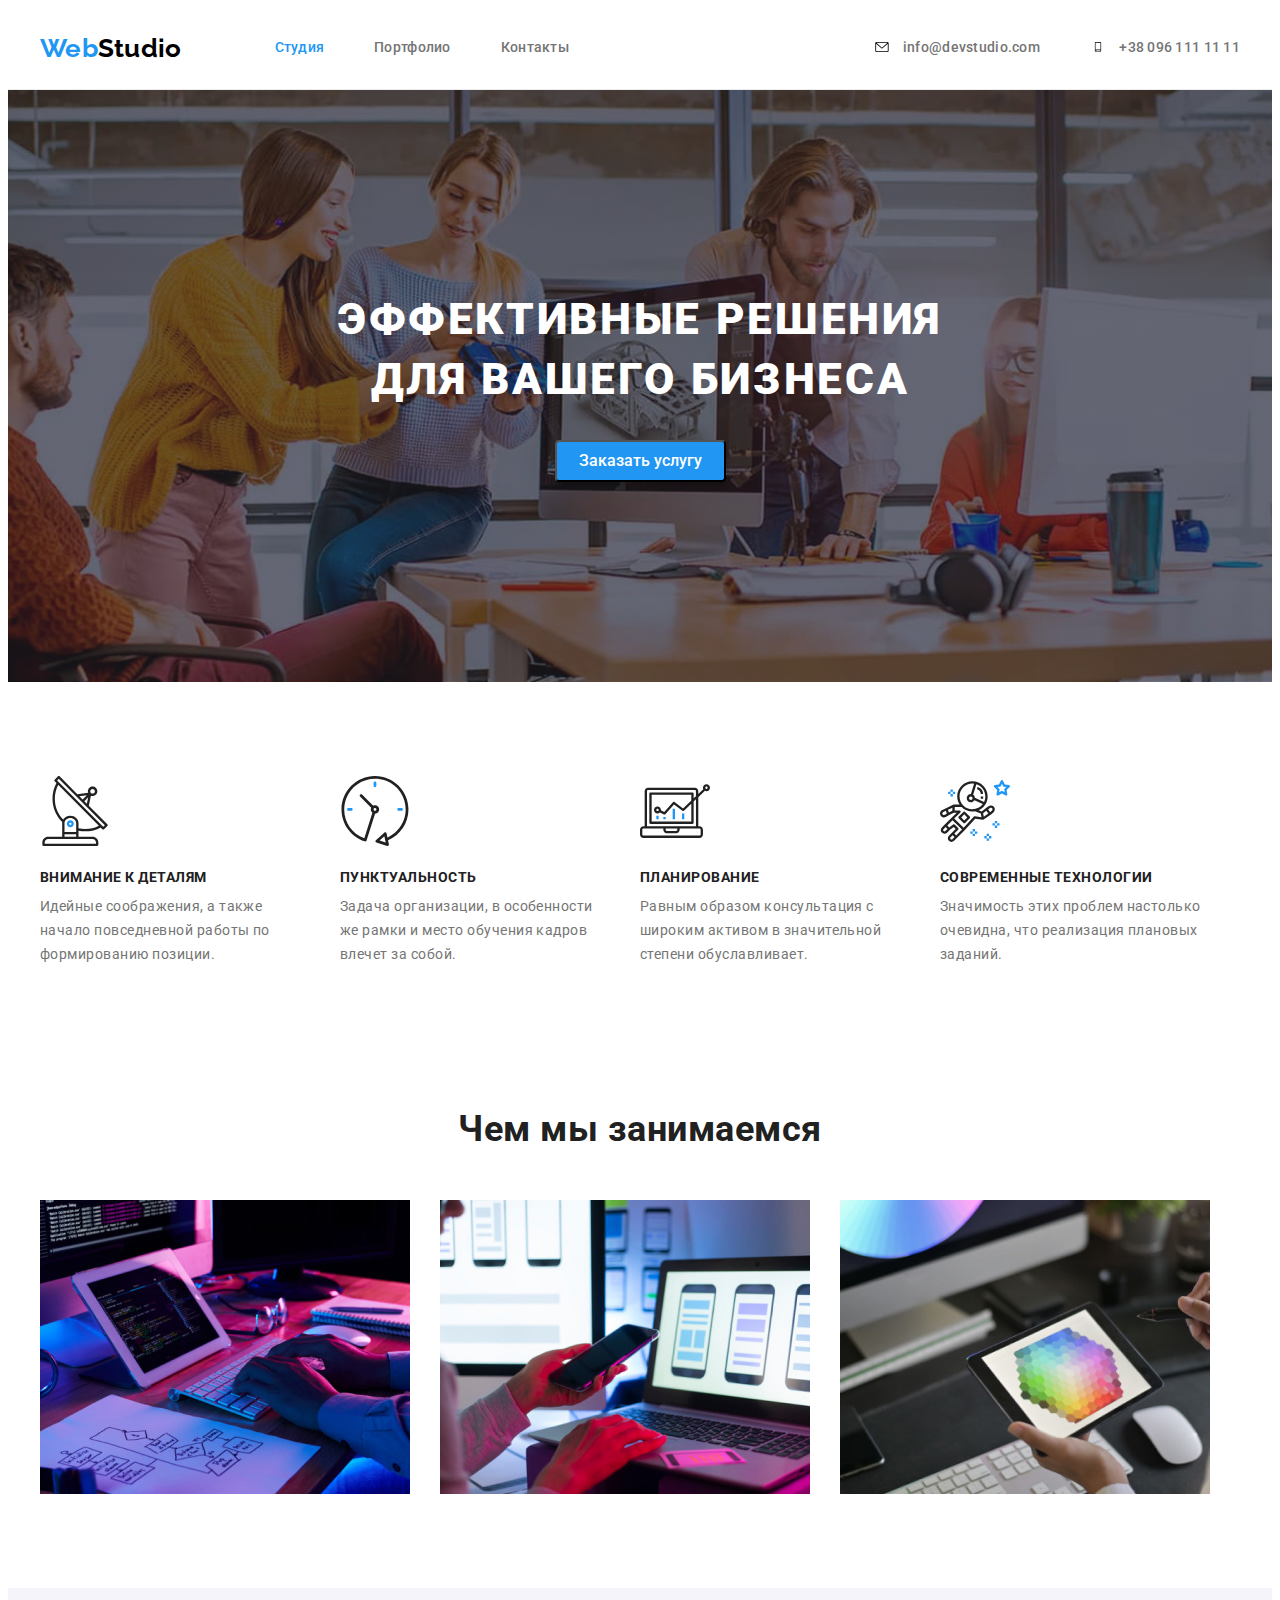
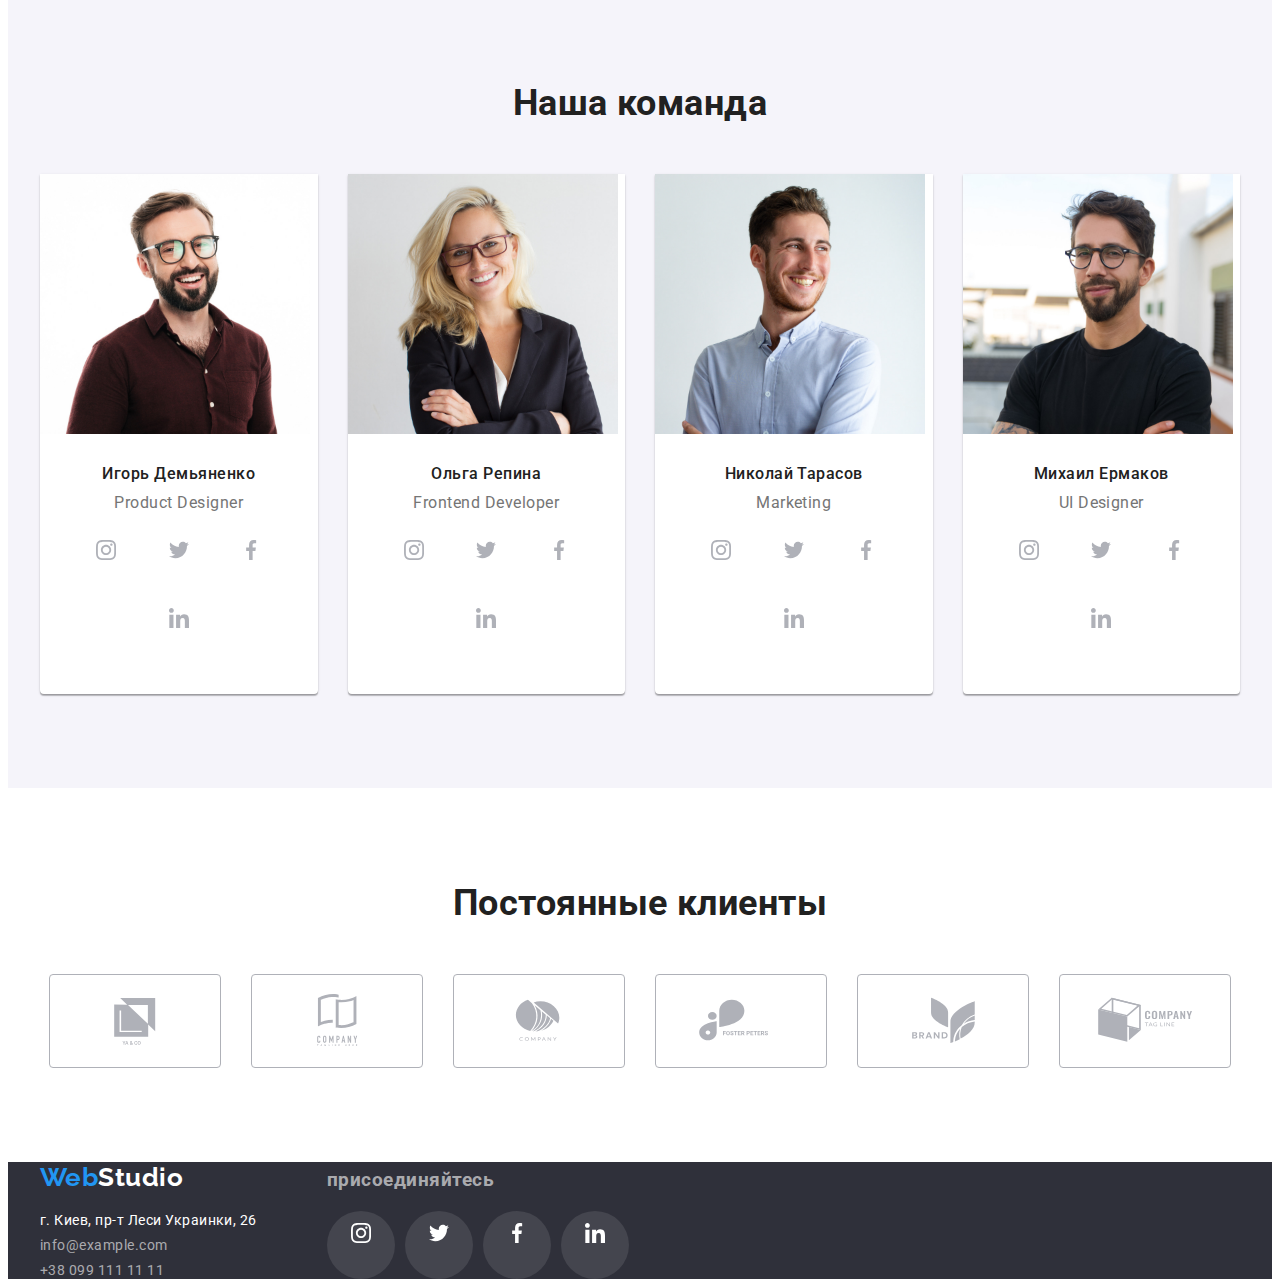
<file: index.html>
<!DOCTYPE html>
<html lang="ru">
  <head>
    <meta charset="UTF-8" />
    <meta http-equiv="X-UA-Compatible" content="IE=edge" />
    <meta name="viewport" content="width=device-width, initial-scale=1.0" />
    <title>Document</title>
    <!-- Normalize start -->
    <link
      rel="stylesheet"
      href="https://cdnjs.cloudflare.com/ajax/libs/modern-normalize/1.1.0/modern-normalize.min.css"
      integrity="sha512-wpPYUAdjBVSE4KJnH1VR1HeZfpl1ub8YT/NKx4PuQ5NmX2tKuGu6U/JRp5y+Y8XG2tV+wKQpNHVUX03MfMFn9Q=="
      crossorigin="anonymous"
      referrerpolicy="no-referrer"
    />
    <!-- Normalize end -->
    <link rel="preconnect" href="https://fonts.googleapis.com" />
    <link rel="preconnect" href="https://fonts.gstatic.com" crossorigin />
    <link
      href="https://fonts.googleapis.com/css2?family=Raleway:wght@700&family=Roboto:wght@400;500;700;900&display=swap"
      rel="stylesheet"
    />

    <link rel="stylesheet" href="./css/styles.css" />
  </head>
  <body>
    <!-- Навигация -->
    <header class="site-nav">
      <div class="container">
        <nav class="header-nav">
          <a href="/" class="logo logo-up">Web<span class="logo-header">Studio</span></a>
          <ul class="link list header-list">
            <li><a href="index.html" class="link accent site">Студия</a></li>
            <li><a href="portfolio.html" class="link site">Портфолио</a></li>
            <li><a href="" class="link site">Контакты</a></li>
          </ul>
        </nav>

        <!-- Контакты -->
        <ul class="list header-list">
          <li class="link">
            <a href="mailto:info@devstudio.com" class="link mail">
              <svg class="mail-icon">
                <use href="./symbol-defs.svg#icon-mail"></use>
              </svg>
              info@devstudio.com</a
            >
          </li>
          <li class="link">
            <a href="tel:+380961111111" class="link contacts">
              <svg class="mail-icon smartphone">
                <use href="./symbol-defs.svg#icon-smartphone"></use>
              </svg>
              +38 096 111 11 11</a
            >
          </li>
        </ul>
      </div>
    </header>
    <!-- Герой-->
    <main>
      <!-- Эффективные решения для вашего бизнеса -->
      <section class="section-main">
        <div class="container">
          <h1 class="section-headline">Эффективные решения для вашего бизнеса</h1>
          <button type="button" class="button button-by">Заказать услугу</button>
        </div>
      </section>

      <!-- Компетенции -->
      <section class="section-desc">
        <div class="container">
          <ul class="list content-desk">
            <li class="list-info">
              <svg class="desc-contain">
                <use href="./symbol-defs.svg#icon-antenna"></use>
              </svg>
              <h3 class="title-desc">Внимание к деталям</h3>
              <p class="text-desc">
                Идейные соображения, а также начало повседневной работы по формированию позиции.
              </p>
            </li>

            <li class="list-info">
              <svg class="desc-contain">
                <use href="./symbol-defs.svg#icon-clock"></use>
              </svg>
              <h3 class="title-desc">Пунктуальность</h3>
              <p class="text-desc">
                Задача организации, в особенности же рамки и место обучения кадров влечет за собой.
              </p>
            </li>

            <li class="list-info">
              <svg class="desc-contain">
                <use href="./symbol-defs.svg#icon-diagram"></use>
              </svg>
              <h3 class="title-desc">Планирование</h3>
              <p class="text-desc">
                Равным образом консультация с широким активом в значительной степени обуславливает.
              </p>
            </li>

            <li class="list-info">
              <svg class="desc-contain">
                <use href="./symbol-defs.svg#icon-astronaut"></use>
              </svg>
              <h3 class="title-desc">Современные технологии</h3>
              <p class="text-desc">
                Значимость этих проблем настолько очевидна, что реализация плановых заданий.
              </p>
            </li>
          </ul>
        </div>
      </section>
      <!-- Чем мы занимаемся -->
      <section class="section-subject">
        <div class="container">
          <h2 class="subject">Чем мы занимаемся</h2>
          <ul class="list subject-list">
            <li class="subject-picture">
              <img src="./images/work/img_1.jpg" alt="Разработка структуры макета" width="370" />
            </li>
            <li class="subject-picture">
              <img src="./images/work/img_2.jpg" alt="Оптимизация под веб приложения" width="370" />
            </li>
            <li>
              <img src="./images/work/img_3.jpg" alt="Подбор цветовой гаммы" width="370" />
            </li>
          </ul>
        </div>
      </section>

      <!-- Наша команда -->
      <section class="section-user">
        <div class="container">
          <h2 class="subject">Наша команда</h2>
          <ul class="list user-container">
            <li class="user-picture">
              <img src="./images/team/igor.jpg" alt="Игорь Демьяненко" width="270" />
              <div class="user-name">
                <h3 class="title-user">Игорь Демьяненко</h3>
                <p lang="en" class="text-user">Product Designer</p>

                <a class="link link-icon" href="">
                  <svg class="user-icon">
                    <use href="./symbol-defs.svg#icon-instagram"></use>
                  </svg>
                </a>

                <a class="link link-icon" href="">
                  <svg class="user-icon">
                    <use href="./symbol-defs.svg#icon-twitter"></use>
                  </svg>
                </a>

                <a class="link link-icon" href="">
                  <svg class="user-icon">
                    <use href="./symbol-defs.svg#icon-facebook"></use>
                  </svg>
                </a>

                <a class="link link-icon" href="">
                  <svg class="user-icon">
                    <use href="./symbol-defs.svg#icon-linkedin"></use>
                  </svg>
                </a>
              </div>
            </li>

            <li class="user-picture">
              <img src="./images/team/olga.jpg" alt="Ольга Репина" width="270" />
              <div class="user-name">
                <h3 class="title-user">Ольга Репина</h3>
                <p lang="en" class="text-user">Frontend Developer</p>
                <a class="link link-icon" href="">
                  <svg class="user-icon">
                    <use href="./symbol-defs.svg#icon-instagram"></use>
                  </svg>
                </a>

                <a class="link link-icon" href="">
                  <svg class="user-icon">
                    <use href="./symbol-defs.svg#icon-twitter"></use>
                  </svg>
                </a>

                <a class="link link-icon" href="">
                  <svg class="user-icon">
                    <use href="./symbol-defs.svg#icon-facebook"></use>
                  </svg>
                </a>

                <a class="link link-icon" href="">
                  <svg class="user-icon">
                    <use href="./symbol-defs.svg#icon-linkedin"></use>
                  </svg>
                </a>
              </div>
            </li>

            <li class="user-picture">
              <img src="./images/team/nikolay.jpg" alt="Николай Тарасов" width="270" />
              <div class="user-name">
                <h3 class="title-user">Николай Тарасов</h3>
                <p lang="en" class="text-user">Marketing</p>
                <a class="link link-icon" href="">
                  <svg class="user-icon">
                    <use href="./symbol-defs.svg#icon-instagram"></use>
                  </svg>
                </a>

                <a class="link link-icon" href="">
                  <svg class="user-icon">
                    <use href="./symbol-defs.svg#icon-twitter"></use>
                  </svg>
                </a>

                <a class="link link-icon" href="">
                  <svg class="user-icon">
                    <use href="./symbol-defs.svg#icon-facebook"></use>
                  </svg>
                </a>

                <a class="link link-icon" href="">
                  <svg class="user-icon">
                    <use href="./symbol-defs.svg#icon-linkedin"></use>
                  </svg>
                </a>
              </div>
            </li>

            <li class="user-picture">
              <img src="./images/team/misha.jpg" alt="Михаил Ермаков" width="270" />
              <div class="user-name">
                <h3 class="title-user">Михаил Ермаков</h3>
                <p lang="en" class="text-user">UI Designer</p>
                <a class="link link-icon" href="">
                  <svg class="user-icon">
                    <use href="./symbol-defs.svg#icon-instagram"></use>
                  </svg>
                </a>

                <a class="link link-icon" href="">
                  <svg class="user-icon">
                    <use href="./symbol-defs.svg#icon-twitter"></use>
                  </svg>
                </a>

                <a class="link link-icon" href="">
                  <svg class="user-icon">
                    <use href="./symbol-defs.svg#icon-facebook"></use>
                  </svg>
                </a>

                <a class="link link-icon" href="">
                  <svg class="user-icon">
                    <use href="./symbol-defs.svg#icon-linkedin"></use>
                  </svg>
                </a>
              </div>
            </li>
          </ul>
        </div>
      </section>
      <!-- Постоянные клиенты -->
      <section class="section-clients">
        <div class="container">
          <h2 class="subject">Постоянные клиенты</h2>
          <ul class="list clients">
            <li>
              <a class="client-box" href="">
                <svg class="client-icon">
                  <use href="./symbol-defs.svg#icon-client-1"></use>
                </svg>
              </a>
            </li>

            <li>
              <a class="client-box" href="">
                <svg class="client-icon">
                  <use href="./symbol-defs.svg#icon-client-2"></use>
                </svg>
              </a>
            </li>

            <li>
              <a class="client-box" href="">
                <svg class="client-icon">
                  <use href="./symbol-defs.svg#icon-client-3"></use>
                </svg>
              </a>
            </li>

            <li>
              <a class="client-box" href="client-box">
                <svg class="client-icon">
                  <use href="./symbol-defs.svg#icon-client-4"></use>
                </svg>
              </a>
            </li>

            <li>
              <a class="client-box" href="client-box">
                <svg class="client-icon">
                  <use href="./symbol-defs.svg#icon-client-5"></use>
                </svg>
              </a>
            </li>

            <li>
              <a class="client-box" href="">
                <svg class="client-icon">
                  <use href="./symbol-defs.svg#icon-client-6"></use>
                </svg>
              </a>
            </li>
          </ul>
        </div>
      </section>
    </main>

    <!-- Футер -->
    <footer class="footer">
      <div class="container footer-block">
        <div class="logo-block">
          <a href="/" class="logo logo-down">Web<span class="logo-footer">Studio</span></a>
          <address>
            <ul class="link list footer-adress">
              <li class="list-link-footer">
                <a
                  class="link maps"
                  href="https://goo.gl/maps/u2vo9p4JZABrSWgA6"
                  target="_blank"
                  rel="noreferrer noopener"
                  >г. Киев, пр-т Леси Украинки, 26</a
                >
              </li>

              <li class="list-link-footer">
                <a class="link footer" href="mailto:info@example.com">info@example.com</a>
              </li>

              <li class="list-link-footer">
                <a class="link footer" href="tel:+380991111111">+38 099 111 11 11</a>
              </li>
            </ul>
          </address>
        </div>
        <div class="logo-link">
          <h3 class="join-footer">присоединяйтесь</h3>
          <ul class="list footer-block footer-lisl">
            <li>
              <a class="link link-icon icon-style" href="">
                <svg class="footer-icon">
                  <use href="./symbol-defs.svg#icon-instagram"></use>
                </svg>
              </a>
            </li>

            <li>
              <a class="link link-icon icon-style" href="">
                <svg class="footer-icon">
                  <use href="./symbol-defs.svg#icon-twitter"></use>
                </svg>
              </a>
            </li>

            <li>
              <a class="link link-icon icon-style" href="">
                <svg class="footer-icon">
                  <use href="./symbol-defs.svg#icon-facebook"></use>
                </svg>
              </a>
            </li>
            <li>
              <a class="link link-icon icon-style" href="">
                <svg class="footer-icon">
                  <use href="./symbol-defs.svg#icon-linkedin"></use>
                </svg>
              </a>
            </li>
          </ul>
        </div>
      </div>
    </footer>
  </body>
</html>
</file>
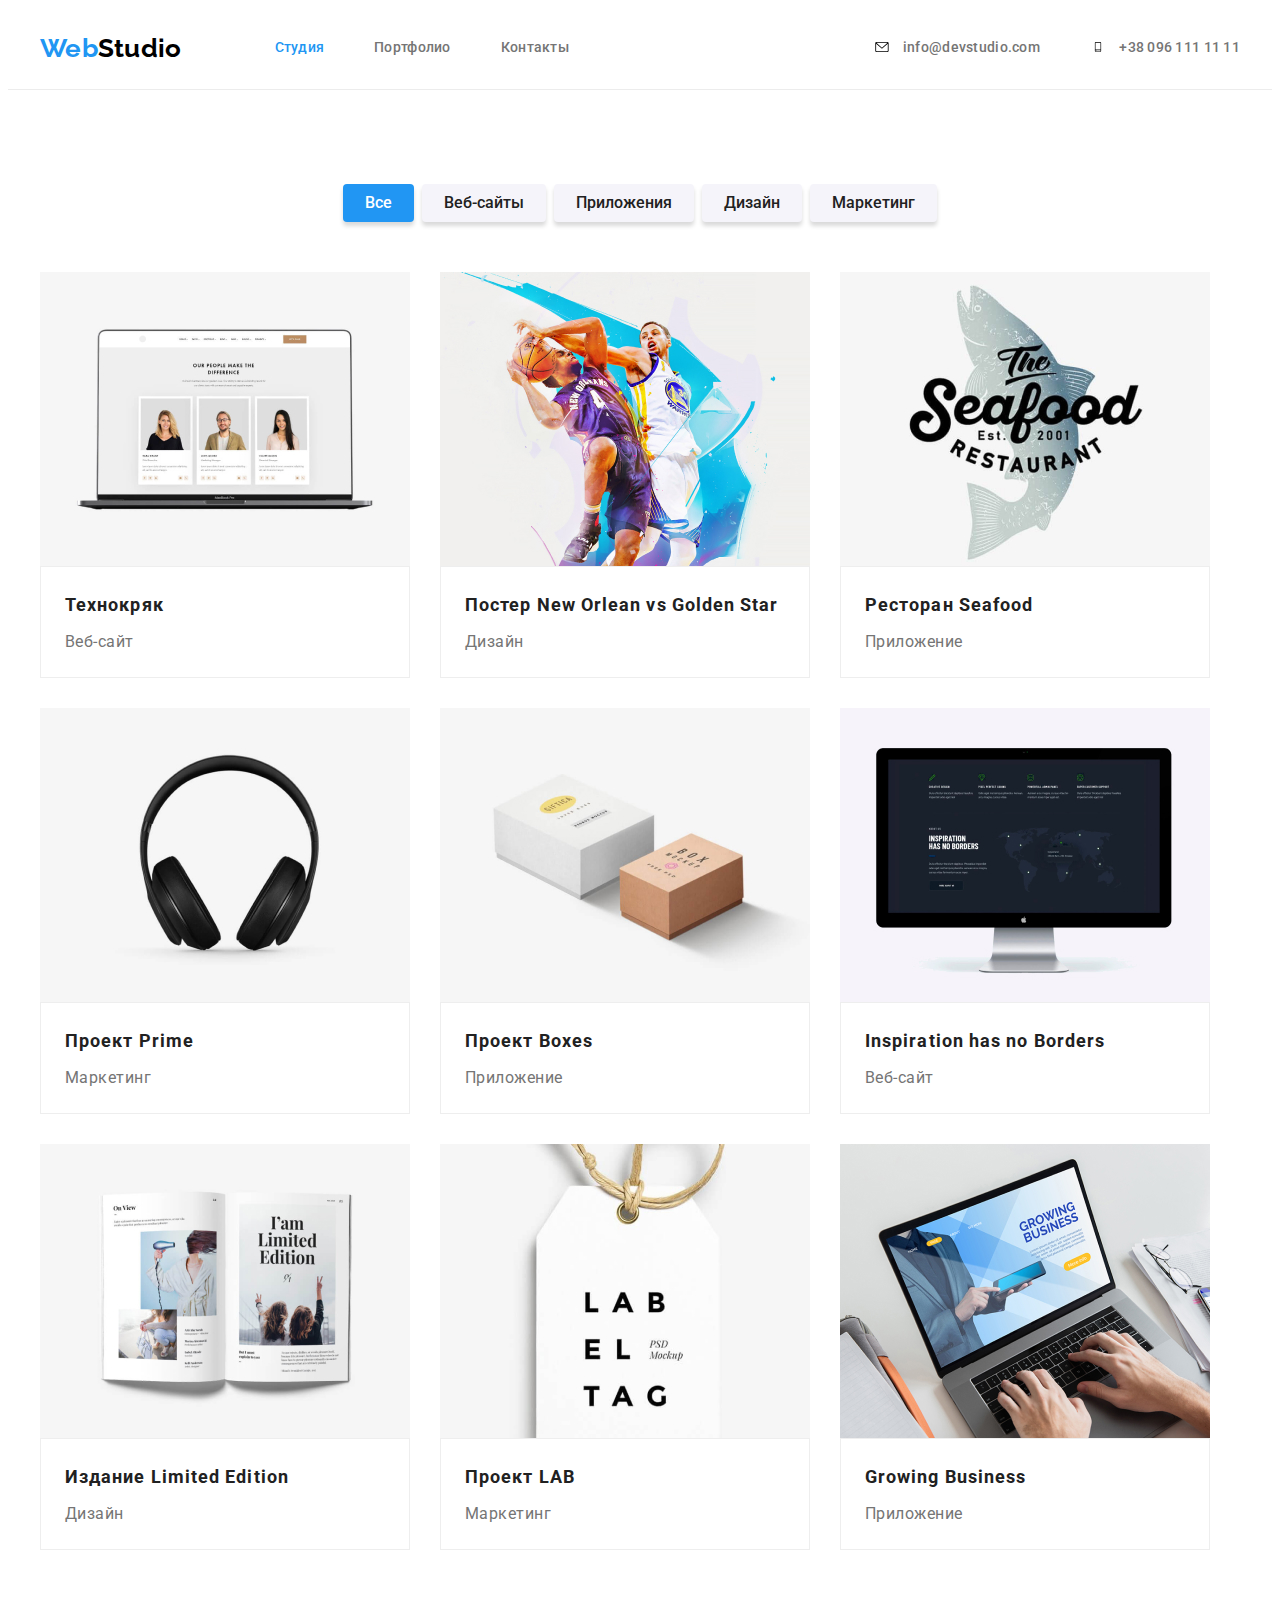
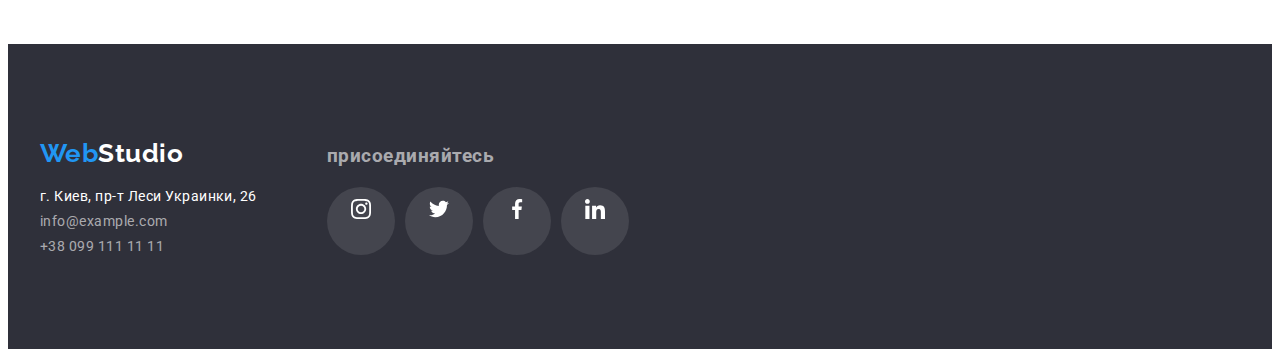
<file: portfolio.html>
<!DOCTYPE html>
<html lang="en">
  <head>
    <meta charset="UTF-8" />
    <meta http-equiv="X-UA-Compatible" content="IE=edge" />
    <meta name="viewport" content="width=device-width, initial-scale=1.0" />
    <title>Document</title>
    <!-- Normalize start -->
    <link
      rel="stylesheet"
      href="https://cdnjs.cloudflare.com/ajax/libs/modern-normalize/1.1.0/modern-normalize.min.css"
      integrity="sha512-wpPYUAdjBVSE4KJnH1VR1HeZfpl1ub8YT/NKx4PuQ5NmX2tKuGu6U/JRp5y+Y8XG2tV+wKQpNHVUX03MfMFn9Q=="
      crossorigin="anonymous"
      referrerpolicy="no-referrer"
    />
    <!-- Normalize end -->
    <link rel="preconnect" href="https://fonts.googleapis.com" />
    <link rel="preconnect" href="https://fonts.gstatic.com" crossorigin />
    <link
      href="https://fonts.googleapis.com/css2?family=Raleway:wght@700&family=Roboto:wght@400;500;700;900&display=swap"
      rel="stylesheet"
    />
    <link rel="stylesheet" href="./css/styles.css" />
  </head>
  <body>
    <header class="site-nav">
      <div class="container">
        <nav class="header-nav">
          <a href="/" class="logo logo-up">Web<span class="logo-header">Studio</span></a>
          <ul class="link list header-list">
            <li><a href="index.html" class="link accent site">Студия</a></li>
            <li><a href="portfolio.html" class="link site">Портфолио</a></li>
            <li><a href="" class="link site">Контакты</a></li>
          </ul>
        </nav>

        <!-- Контакты -->
        <ul class="list header-list">
          <li class="link">
            <a href="mailto:info@devstudio.com" class="link mail">
              <svg class="mail-icon">
                <use href="./symbol-defs.svg#icon-mail"></use>
              </svg>
              info@devstudio.com</a
            >
          </li>
          <li class="link">
            <a href="tel:+380961111111" class="link contacts smartphone">
              <svg class="mail-icon">
                <use href="./symbol-defs.svg#icon-smartphone"></use>
              </svg>
              +38 096 111 11 11</a
            >
          </li>
        </ul>
      </div>
    </header>
    <main>
      <!-- Ссылки на проекты -->
      <section class="section-portfolio">
        <div class="container btn-portfolio">
          <ul class="list list-btn">
            <li><button class="button style btn-list" type="button">Все</button></li>
            <li><button class="button current btn-list" type="button">Веб-сайты</button></li>
            <li><button class="button current btn-list" type="button">Приложения</button></li>
            <li><button class="button current btn-list" type="button">Дизайн</button></li>
            <li><button class="button current btn-list" type="button">Маркетинг</button></li>
          </ul>

          <ul class="list list-oll">
            <li class="portfolio-picture">
              <a class="portfolio-item" href="">
                <img src="./images/project/web.jpg" alt="Ноутбук" width="370" />
                <div class="portfolio-link">
                  <h2 class="caption">Технокряк</h2>
                  <p class="text-site">Веб-сайт</p>
                </div>
              </a>
            </li>

            <li class="portfolio-picture">
              <a class="portfolio-item" href="">
                <img src="./images/project/basket.jpg" alt="Постер" width="370" />
                <div class="portfolio-link">
                  <h2 class="caption">Постер New Orlean vs Golden Star</h2>
                  <p class="text-site">Дизайн</p>
                </div>
              </a>
            </li>

            <li class="portfolio-picture">
              <a class="portfolio-item" href="">
                <img src="./images/project/seafood.jpg" alt="Рыбный ресторан" width="370" />
                <div class="portfolio-link">
                  <h2 class="caption">Ресторан Seafood</h2>
                  <p class="text-site">Приложение</p>
                </div>
              </a>
            </li>

            <li class="portfolio-picture">
              <a class="portfolio-item" href="">
                <img src="./images/project/prime.jpg" alt="Наушники" width="370" />
                <div class="portfolio-link">
                  <h2 class="caption">Проект Prime</h2>
                  <p class="text-site">Маркетинг</p>
                </div>
              </a>
            </li>

            <li class="portfolio-picture">
              <a class="portfolio-item" href="">
                <img src="./images/project/boxes.jpg" alt="Две коробки" width="370" />
                <div class="portfolio-link">
                  <h2 class="caption">Проект Boxes</h2>
                  <p class="text-site">Приложение</p>
                </div>
              </a>
            </li>

            <li class="portfolio-picture">
              <a class="portfolio-item" href="">
                <img src="./images/project/inspiration.jpg" alt="Монитор" width="370" />
                <div class="portfolio-link">
                  <h2 class="caption">Inspiration has no Borders</h2>
                  <p class="text-site">Веб-сайт</p>
                </div>
              </a>
            </li>

            <li class="portfolio-picture">
              <a class="portfolio-item" href="">
                <img src="./images/project/publishing.jpg" alt="Журнал" width="370" />
                <div class="portfolio-link">
                  <h2 class="caption">Издание Limited Edition</h2>
                  <p class="text-site">Дизайн</p>
                </div>
              </a>
            </li>

            <li class="portfolio-picture">
              <a class="portfolio-item" href="">
                <img src="./images/project/lab.jpg" alt="Бирка" width="370" />
                <div class="portfolio-link">
                  <h2 class="caption">Проект LAB</h2>
                  <p class="text-site">Маркетинг</p>
                </div>
              </a>
            </li>

            <li class="portfolio-picture">
              <a class="portfolio-item" href="">
                <img src="./images/project/business.jpg" alt="Работа на ноутбуке" width="370" />
                <div class="portfolio-link">
                  <h2 class="caption">Growing Business</h2>
                  <p class="text-site">Приложение</p>
                </div>
              </a>
            </li>
          </ul>
        </div>
      </section>
    </main>
    <!-- Футер -->
    <footer class="footer footer-container">
      <div class="container footer-block">
        <div class="logo-block">
          <a href="/" class="logo logo-down">Web<span class="logo-footer">Studio</span></a>
          <address>
            <ul class="link list footer-adress">
              <li class="list-link-footer">
                <a
                  class="link maps"
                  href="https://goo.gl/maps/u2vo9p4JZABrSWgA6"
                  target="_blank"
                  rel="noreferrer noopener"
                  >г. Киев, пр-т Леси Украинки, 26</a
                >
              </li>

              <li class="list-link-footer">
                <a class="link footer" href="mailto:info@example.com">info@example.com</a>
              </li>

              <li class="list-link-footer">
                <a class="link footer" href="tel:+380991111111">+38 099 111 11 11</a>
              </li>
            </ul>
          </address>
        </div>
        <div class="logo-link">
          <h3 class="join-footer">присоединяйтесь</h3>
          <ul class="list footer-block footer-lisl">
            <li>
              <a class="link link-icon" href="">
                <svg class="footer-icon">
                  <use href="./symbol-defs.svg#icon-instagram"></use>
                </svg>
              </a>
            </li>

            <li>
              <a class="link link-icon" href="">
                <svg class="footer-icon">
                  <use href="./symbol-defs.svg#icon-twitter"></use>
                </svg>
              </a>
            </li>

            <li>
              <a class="link link-icon" href="">
                <svg class="footer-icon">
                  <use href="./symbol-defs.svg#icon-facebook"></use>
                </svg>
              </a>
            </li>
            <li>
              <a class="link link-icon" href="">
                <svg class="footer-icon">
                  <use href="./symbol-defs.svg#icon-linkedin"></use>
                </svg>
              </a>
            </li>
          </ul>
        </div>
      </div>
    </footer>
  </body>
</html>
</file>
<file: css/styles.css>
/* Основные цвета макета 
Основной - черный color: #212121; 
Вторичный - серый color: #757575; 
Акцент - синий color: #2196F3;  
Белый - #FFFFFF*/

:root {
  --primery-text-color: #212121;
  --title-text-color: #757575;
  --accent-color: #2196f3;
}

/* Основные шрифты */
body {
  color: var(--primery-text-color);
  font-family: 'Roboto', sans-serif;
  letter-spacing: 0.03em;
}

.container {
  width: 1200px;
  margin-left: auto;
  margin-right: auto;
  padding-left: 15px;
  padding-right: 15px;
}

/* reset styles */
h1,
h2,
h3,
p,
img {
  margin: 0;
}

img {
  display: block;
}

.list {
  list-style: none;
  padding: 0;
  margin: 0;
}

/* HEADER */

.site-nav {
  min-width: 1200px;
  margin-left: auto;
  margin-right: auto;
  background-color: #ffffff;
  font-weight: 500;
  font-size: 14px;
  line-height: 1.14;
  letter-spacing: 0.02em;
  border-bottom: 1px solid #ececec;
}

.site-nav .link .current {
  color: var(--accent-color);
}

.site-nav .container,
.header-nav,
.header-list {
  display: flex;
  align-items: center;
}

.header-list {
  gap: 50px;
}

.header-nav {
  margin-right: auto;
}

.logo-header {
  color: #000000;
  font-family: 'Raleway';
  font-weight: 700;
  font-size: 26px;
  line-height: 1.19;
  text-decoration: none;
}

.link {
  color: var(--title-text-color);
  text-decoration: none;
  font-size: 14px;
  line-height: 1.14;
  font-family: inherit;
}

.site,
.mail,
.contacts {
  padding-top: 32px;
  padding-bottom: 32px;
  display: block;
}

.mail-icon {
  width: 16px;
  height: 10px;
  margin-right: 10px;
  fill: inherit;
}

.mail:hover,
.mail:focus {
  fill: var(--accent-color);
  color: var(--accent-color);
}

.smartphone:hover,
.smartphone:focus {
  color: var(--accent-color);
  fill: var(--accent-color);
}

.site:hover,
.site:focus {
  color: var(--accent-color);
}

.accent {
  color: var(--accent-color);
}

.contacts {
  color: var(--title-text-color);
}

.logo {
  color: var(--accent-color);
  font-family: 'Raleway';
  font-weight: 700;
  font-size: 26px;
  line-height: 1.19;
  text-decoration: none;
}

.logo-up {
  padding-top: 25px;
  padding-bottom: 25px;
  margin-right: 93px;
}

/* Section main */

.section-main {
  max-width: 1600px;
  max-height: 600px;
  margin-left: auto;
  margin-right: auto;
  padding-top: 200px;
  padding-bottom: 200px;
  background-color: #c4c4c4;
  background-image: linear-gradient(to right, rgba(47, 48, 58, 0.4), rgba(47, 48, 58, 0.4)),
    url('../images/logo/img-bg.jpg');
  background-size: cover;
  background-repeat: no-repeat;
  background-position: center;
}

.section-headline {
  color: #ffffff;
  font-weight: 900;
  font-size: 44px;
  line-height: 1.36;
  margin-right: auto;
  margin-left: auto;
  margin-bottom: 30px;
  text-align: center;
  letter-spacing: 0.06em;
  text-transform: uppercase;
  width: 696px;
}

/* Button */
button:hover,
button:focus {
  background-color: #188ce8;
}

.button {
  background-color: #2196f3;
  color: #ffffff;
  font-family: inherit;
  font-weight: 700;
  font-size: 16px;
  line-height: 1.88;
  text-decoration: none;
  box-shadow: 0px 4px 4px rgba(0, 0, 0, 0.15);
  border-radius: 4px;
}

.button-by {
  display: block;
  margin: 0 auto;
  padding: 10px 32px;
}

/* Section desc*/
.desc-contain {
  width: 70px;
  height: 70px;
}

.section-desc {
  padding-top: 94px;
  padding-bottom: 94px;
  margin-left: auto;
  margin-right: auto;
}

.content-desk {
  display: flex;
  gap: 30px;
}

.list-info {
  width: 270px;
  height: 120px;
}

.desk-icon {
  display: flex;
  align-items: center;
  justify-content: center;
  background-color: #f5f4fa;
  border-radius: 4px;
  padding: 25px 0;
}

.title-desc {
  font-weight: 700;
  font-size: 14px;
  line-height: 1.14;
  text-transform: uppercase;
  margin-top: 20px;
  margin-bottom: 10px;
}

.text-desc {
  color: var(--title-text-color);
  font-size: 14px;
  line-height: 1.71;
}

/* Section subject*/

.section-subject {
  padding-top: 118px;
  padding-bottom: 94px;
}

.subject > .container {
  margin-bottom: 50px;
}

.subject {
  font-weight: 700;
  font-size: 36px;
  line-height: 1.17;
  text-align: center;
  margin-bottom: 50px;
}

.subject-list {
  display: flex;
}

.subject-picture {
  margin-right: 30px;
}

/* Section User */

.link-icon {
  background: rgba(255, 255, 255, 0.1);
  display: inline-block;
  text-decoration: none;
  text-align: center;
  padding: 12px 12px;
  border-radius: 50%;
  width: 44px;
  height: 44px;
}

.link-icon:hover,
.link-icon:focus {
  fill: #ffffff;
  background-color: var(--accent-color);
}

.user-icon {
  width: 20px;
  height: 20px;
  fill: #afb1b8;
}

.link-icon:hover .user-icon,
.link-icon:focus .user-icon {
  fill: #ffffff;
}

.section-user {
  background: #f5f4fa;
  padding-bottom: 94px;
  padding-top: 94px;
}

.user-container {
  display: flex;
}

.user-link {
  padding-left: 0;
  justify-content: center;
}

.user-picture {
  margin-right: 30px;
  background: #ffffff;
  box-shadow: 0px 1px 3px rgba(0, 0, 0, 0.12), 0px 1px 1px rgba(0, 0, 0, 0.14),
    0px 2px 1px rgba(0, 0, 0, 0.2);
  border-radius: 0px 0px 4px 4px;
}

.user-picture:last-child {
  margin-right: 0;
}

.user-name {
  padding-top: 30px;
  padding-bottom: 30px;
  text-align: center;
}

.title-user {
  font-weight: 500;
  font-size: 16px;
  line-height: px1.19;
  text-align: center;
  margin-bottom: 10px;
}

.text-user {
  color: var(--title-text-color);
  line-height: 1.19;
  text-align: center;
  margin-bottom: 16px;
}

/* CLIENTS */

.section-clients {
  padding-top: 94px;
  padding-bottom: 94px;
}

.clients {
  display: flex;
  justify-content: center;
  gap: 30px;
}

.client-box {
  width: 170px;
  height: 92px;
  border: 1px solid #afb1b8;
  border-radius: 4px;
  display: flex;
  align-items: center;
  justify-content: center;
}

.client-box:focus,
.client-box:hover {
  fill: var(--accent-color);
  border-color: var(--accent-color);
}

.client-box:focus .client-icon,
.client-box:hover .client-icon {
  fill: var(--accent-color);
  border: var(--accent-color);
}

.client-icon {
  width: 170px;
  height: 92px;
  fill: #afb1b8;
}

.client-icon:hover,
.client-icon:focus {
  fill: var(--accent-color);
  border-color: var(--accent-color);
}

.client-boxc:focus {
  border: var(--accent-color);
}

/* Footer */

.footer {
  max-width: 1600px;
  margin-right: auto;
  margin-left: auto;
  background-color: #2f303a;
  color: rgba(255, 255, 255, 0.6);
}

.footer-container {
  padding-top: 94px;
  padding-bottom: 94px;
}

.footer-adress {
  gap: 9px;
}

.logo-down {
  display: block;
  margin-bottom: 20px;
}

.logo-footer {
  color: #ffffff;
}

address {
  font-style: normal;
}

.maps {
  color: #ffffff;
}

.maps:hover,
.maps:focus {
  color: var(--accent-color);
}

.footer-icon {
  width: 20px;
  height: 20px;
  fill: #ffffff;
}

.icon-style {
  background: rgba(255, 255, 255, 0.1);
}

.footer-block {
  display: flex;
  align-items: baseline;
}

.logo-block {
  margin-right: 70px;
}

.footer-lisl {
  gap: 10px;
}

.join-footer {
  margin-bottom: 20px;
}

.list-link-footer {
  margin-bottom: 9px;
}

.list-link-footer:last-child {
  margin-bottom: 0;
}

.footer-link {
  color: rgba(255, 255, 255, 0.6);
}

.footer-link:hover,
.footer-link:focus {
  color: var(--accent-color);
}

/* PORTFOLIO */

.section-portfolio {
  padding-top: 94px;
  padding-bottom: 94px;
  background: #ffffff;
}

.portfolio-item {
  display: block;
  text-decoration: none;
}

.portfolio-item:hover,
.portfolio-item:focus {
  box-shadow: 0px 1px 3px rgba(0, 0, 0, 0.12), 0px 1px 1px rgba(0, 0, 0, 0.14),
    0px 2px 1px rgba(0, 0, 0, 0.2);
}
/* BUTTON */

.btn-list {
  border: none;
  margin-right: 8px;
}

.btn-list:last-child {
  margin-right: 0;
}

.button,
.style {
  color: #ffffff;
  background-color: var(--accent-color);
  font-weight: 500;
  font-size: 16px;
  line-height: 1.62;
  padding: 6px 22px;
}

.btn-list:hover,
.btn-list:focus {
  color: #ffffff;
  background-color: var(--accent-color);
}

.current {
  color: var(--primery-text-color);
  background-color: #f5f4fa;
  font-weight: 500;
  font-size: 16px;
  line-height: 1.62;
}

/* LIST */

.list-oll {
  display: flex;
  flex-wrap: wrap;
  margin-left: -30px;
  margin-top: -30px;
}

.list-btn {
  display: flex;
  gap: 8px;
  margin-bottom: 50px;
  justify-content: center;
}

.portfolio-picture {
  display: block;
  flex-basis: calc(100% / 3 -30px);
  margin-left: 30px;
  margin-top: 30px;
}

.portfolio-picture:hover,
.portfolio-picture:focus {
  box-shadow: 0px 1px 1px rgba(0, 0, 0, 0.12), 0px 4px 4px rgba(0, 0, 0, 0.06),
    1px 4px 6px rgba(0, 0, 0, 0.16);
}

.caption {
  color: var(--primery-text-color);
  font-weight: 700;
  font-size: 18px;
  line-height: 2;
  letter-spacing: 0.06em;
  margin-bottom: 4px;
}

.text-site {
  color: var(--title-text-color);
  line-height: 1.88;
  letter-spacing: 0.03em;
}

.portfolio-link {
  padding: 20px 24px;
  background: #ffffff;
  border: 1px solid #eeeeee;
}
</file>
